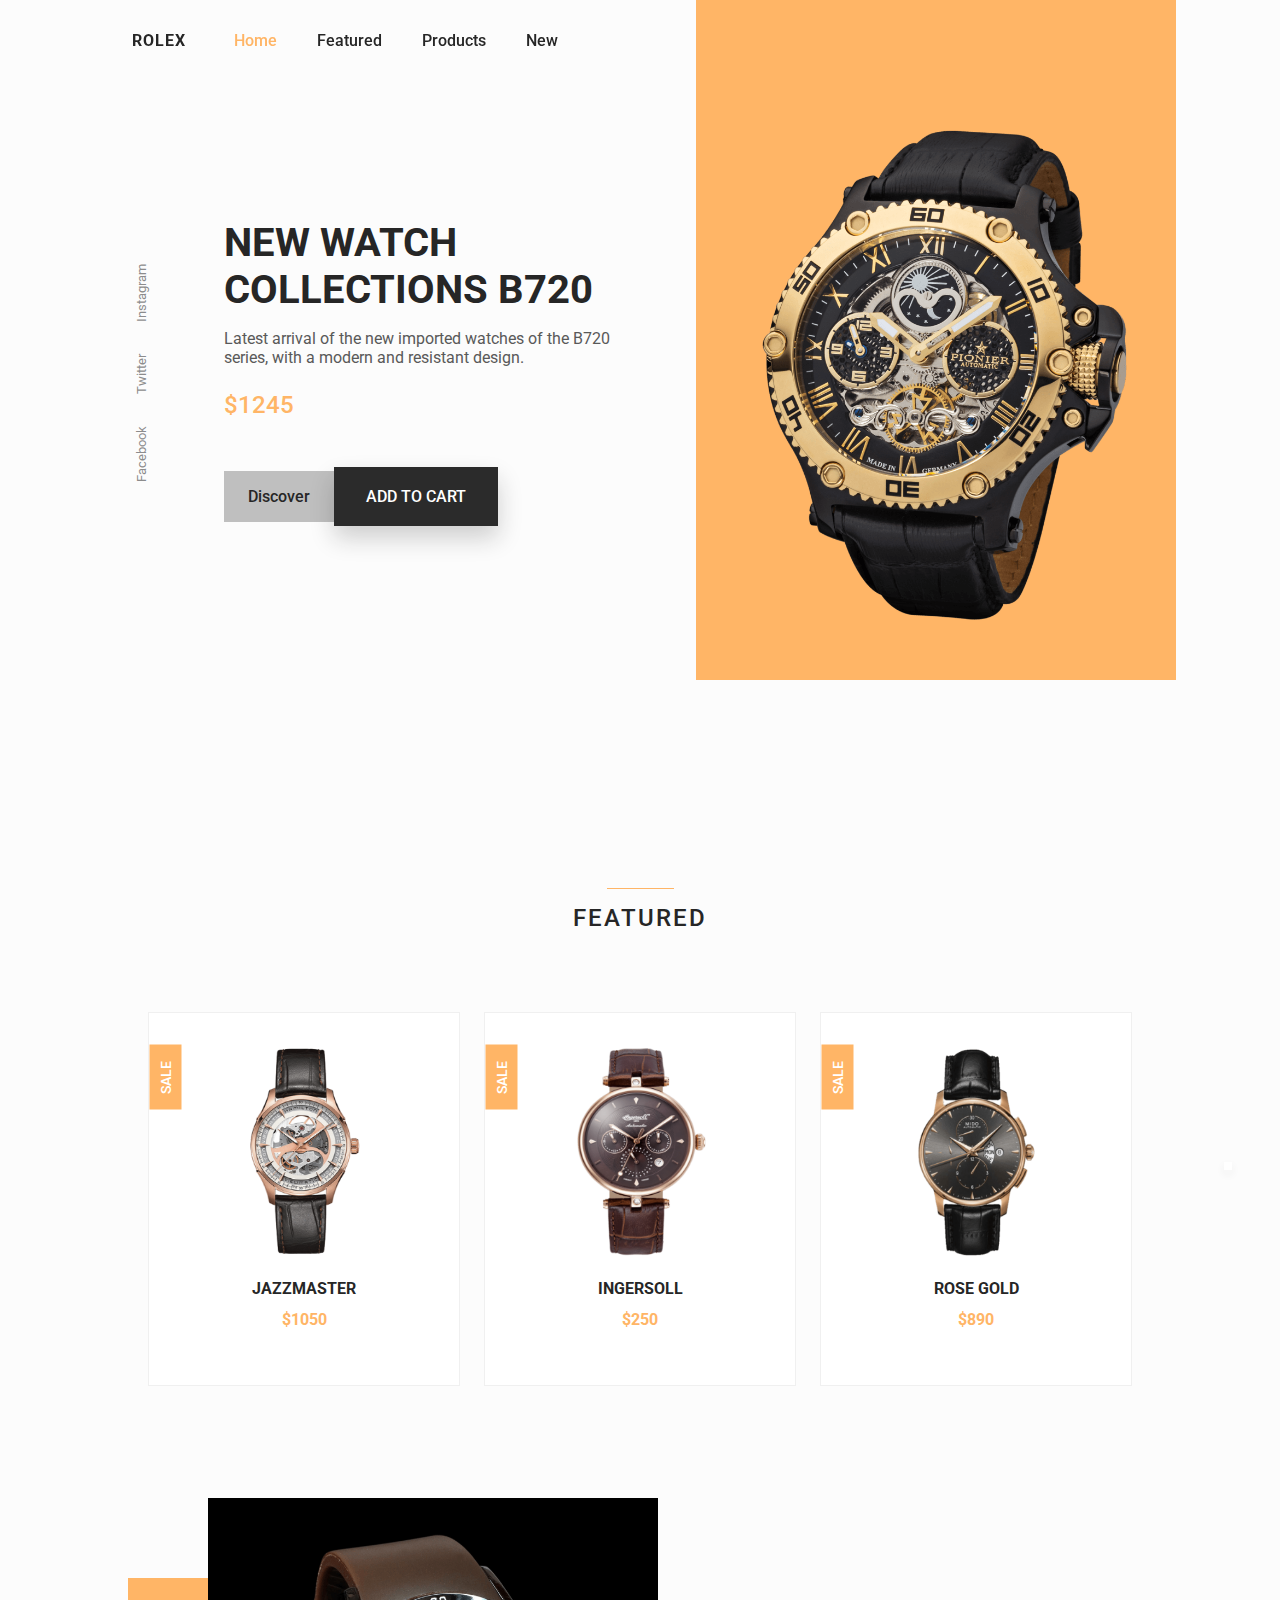
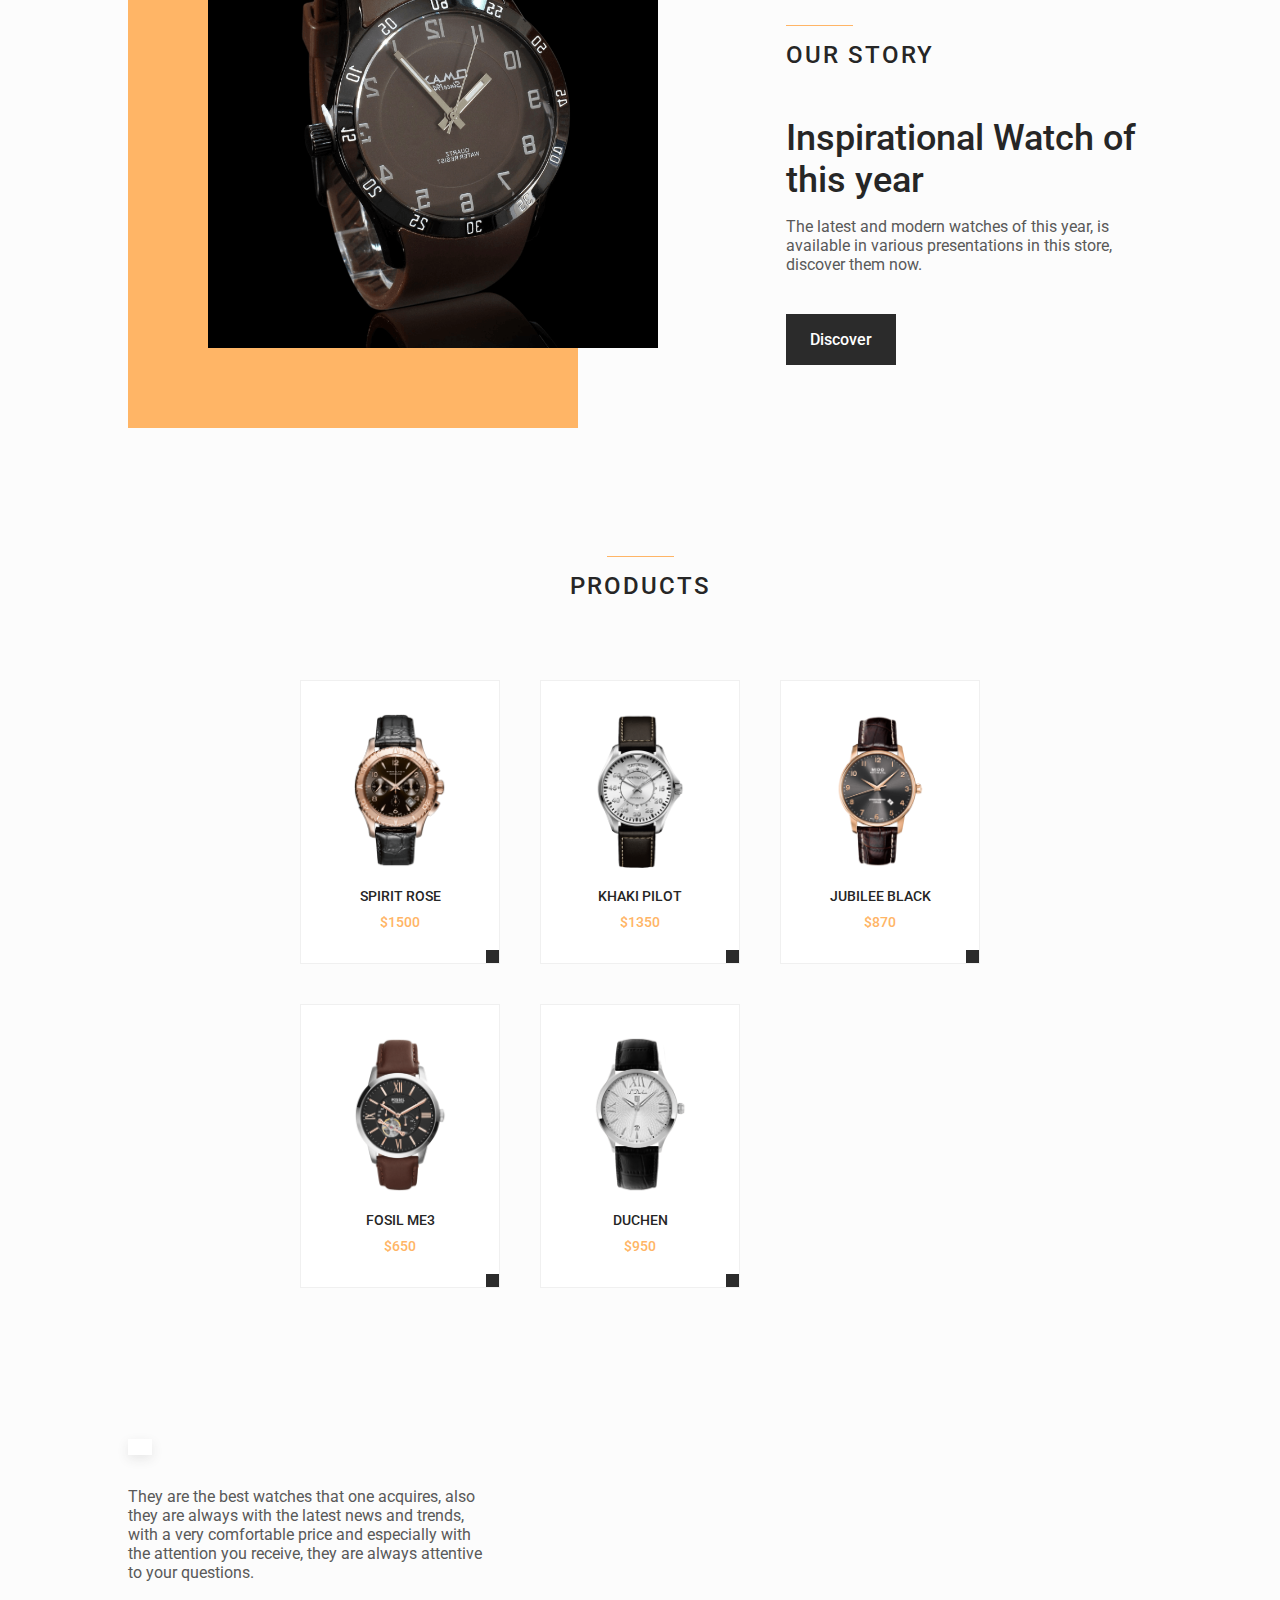
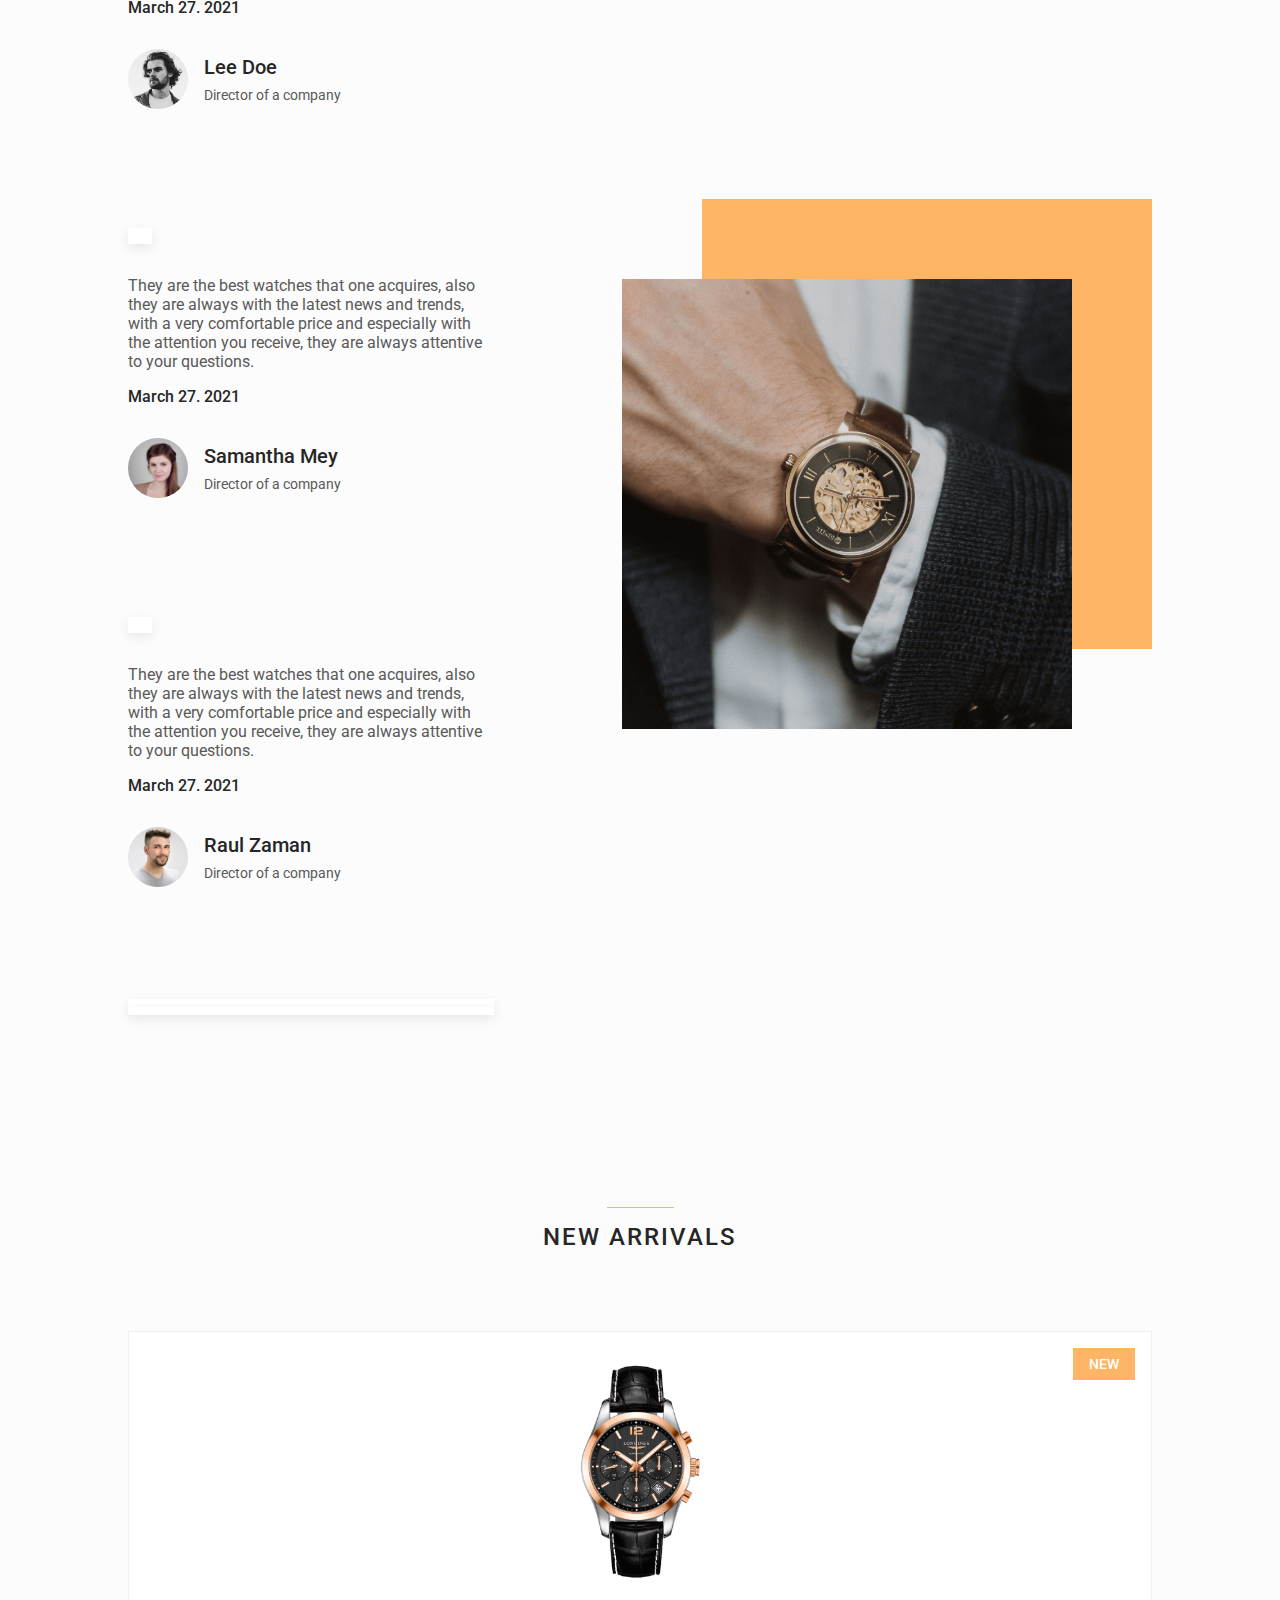
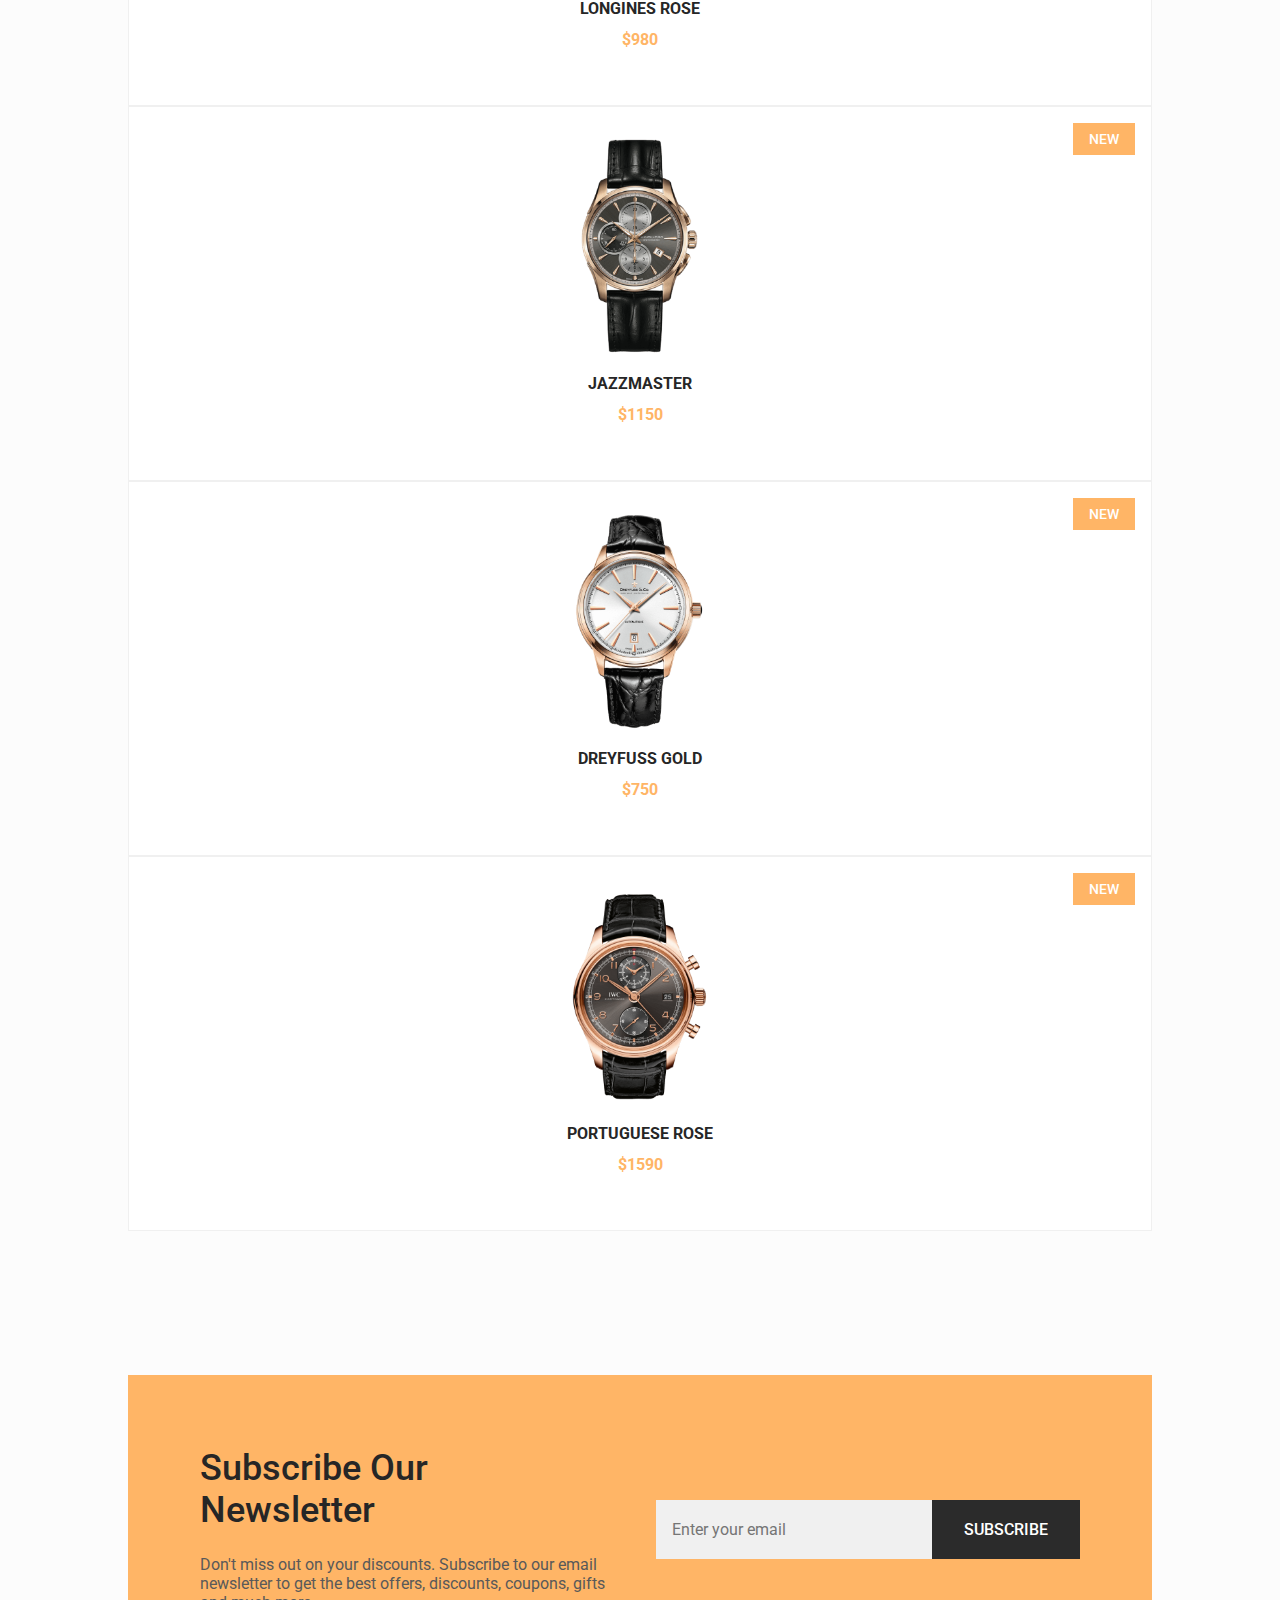
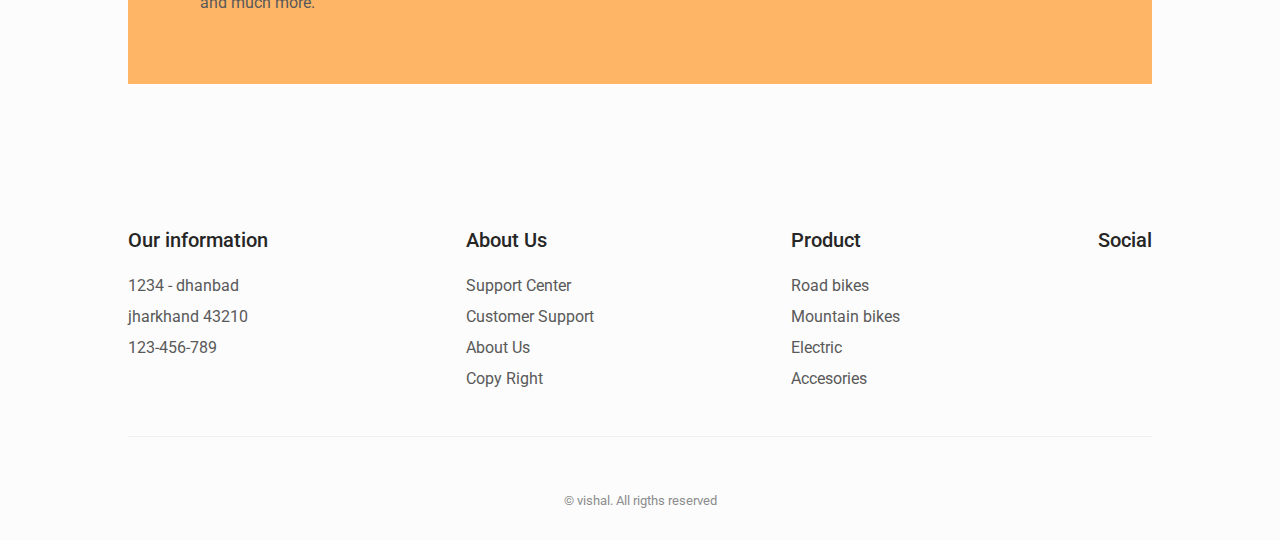
<file: Product-landing-page/index.html>
<!DOCTYPE html>
<html lang="en">
<head>
    <meta charset="UTF-8">
    <meta name="viewport" content="width=device-width, initial-scale=1.0">

    <!--=============== FAVICON ===============-->
    <link rel="shortcut icon" href="./image/favicon.png" type="image/x-icon">

    <!--=============== CSS ===============-->
    <link rel="stylesheet" href="style.css">

    <title>watches website </title>
</head>
<body>
    <!--==================== HEADER ====================-->
    <header class="header" id="header">
        <nav class="nav container">
            <a href="#" class="nav__logo">
                <i class='bx bxs-watch nav__logo-icon'></i> Rolex
            </a>

            <div class="nav__menu" id="nav-menu">
                <ul class="nav__list">
                    <li class="nav__item">
                        <a href="#home" class="nav__link active-link">Home</a>
                    </li>
                    <li class="nav__item">
                        <a href="#featured" class="nav__link">Featured</a>
                    </li>
                    <li class="nav__item">
                        <a href="#products" class="nav__link">Products</a>
                    </li>
                    <li class="nav__item">
                        <a href="#new" class="nav__link">New</a>
                    </li>
                </ul>

                <div class="nav__close" id="nav-close">
                    <i class='bx bx-x' ></i>
                </div>
            </div>

            <div class="nav__btns">
                <!-- Theme change button -->
                <i class='bx bx-moon change-theme' id="theme-button"></i>

                <div class="nav__shop" id="cart-shop">
                    <i class='bx bx-shopping-bag' ></i>
                </div>

                <div class="nav__toggle" id="nav-toggle">
                    <i class='bx bx-grid-alt' ></i>
                </div>
            </div>
        </nav>
    </header>

    <!--==================== CART ====================-->
    <div class="cart" id="cart">
        <i class='bx bx-x cart__close' id="cart-close"></i>

        <h2 class="cart__title-center">My Cart</h2>

        <div class="cart__container">
            <article class="cart__card">
                <div class="cart__box">
                    <img src="./image/featured1.png" alt="" class="cart__img">
                </div>

                <div class="cart__details">
                    <h3 class="cart__title">Jazzmaster</h3>
                    <span class="cart__price">$1050</span>

                    <div class="cart__amount">
                        <div class="cart__amount-content">
                            <span class="cart__amount-box">
                                <i class='bx bx-minus' ></i>
                            </span>

                            <span class="cart__amount-number">1</span>

                            <span class="cart__amount-box">
                                <i class='bx bx-plus' ></i>
                            </span>
                        </div>

                        <i class='bx bx-trash-alt cart__amount-trash' ></i>
                    </div>
                </div>
            </article>
            
            <article class="cart__card">
                <div class="cart__box">
                    <img src="./image/featured3.png" alt="" class="cart__img">
                </div>

                <div class="cart__details">
                    <h3 class="cart__title">Rose Gold</h3>
                    <span class="cart__price">$850</span>

                    <div class="cart__amount">
                        <div class="cart__amount-content">
                            <span class="cart__amount-box">
                                <i class='bx bx-minus' ></i>
                            </span>

                            <span class="cart__amount-number">1</span>

                            <span class="cart__amount-box">
                                <i class='bx bx-plus' ></i>
                            </span>
                        </div>

                        <i class='bx bx-trash-alt cart__amount-trash' ></i>
                    </div>
                </div>
            </article>

            <article class="cart__card">
                <div class="cart__box">
                    <img src="./image/new1.png" alt="" class="cart__img">
                </div>

                <div class="cart__details">
                    <h3 class="cart__title">Longines Rose</h3>
                    <span class="cart__price">$980</span>

                    <div class="cart__amount">
                        <div class="cart__amount-content">
                            <span class="cart__amount-box">
                                <i class='bx bx-minus' ></i>
                            </span>

                            <span class="cart__amount-number">1</span>

                            <span class="cart__amount-box">
                                <i class='bx bx-plus' ></i>
                            </span>
                        </div>

                        <i class='bx bx-trash-alt cart__amount-trash' ></i>
                    </div>
                </div>
            </article>
        </div>

        <div class="cart__prices">
            <span class="cart__prices-item">3 items</span>
            <span class="cart__prices-total">$2880</span>
        </div>
    </div>

    <!--==================== MAIN ====================-->
    <main class="main">
        <!--==================== HOME ====================-->
        <section class="home" id="home">
            <div class="home__container container grid">
                <div class="home__img-bg">
                    <img src="./image/home.png" alt="" class="home__img">
                </div>

                <div class="home__social">
                    <a href="https://www.facebook.com/" target="_blank" class="home__social-link">
                        Facebook
                    </a>
                    <a href="https://twitter.com/" target="_blank" class="home__social-link">
                        Twitter
                    </a>
                    <a href="https://www.instagram.com/" target="_blank" class="home__social-link">
                        Instagram
                    </a>
                </div>

                <div class="home__data">
                    <h1 class="home__title">NEW WATCH <br> COLLECTIONS B720</h1>
                    <p class="home__description">
                        Latest arrival of the new imported watches of the B720 series, 
                        with a modern and resistant design.
                    </p>
                    <span class="home__price">$1245</span>

                    <div class="home__btns">
                        <a href="#" class="button button--gray button--small">
                            Discover
                        </a>

                        <button class="button home__button">ADD TO CART</button>
                    </div>
                </div>
            </div>
        </section>

        <!--==================== FEATURED ====================-->
        <section class="featured section container" id="featured">
            <h2 class="section__title">
                Featured
            </h2>

            <div class="featured__container grid">
                <article class="featured__card">
                    <span class="featured__tag">Sale</span>

                    <img src="./image/featured1.png" alt="" class="featured__img">

                    <div class="featured__data">
                        <h3 class="featured__title">Jazzmaster</h3>
                        <span class="featured__price">$1050</span>
                    </div>

                    <button class="button featured__button">ADD TO CART</button>
                </article>

                <article class="featured__card">
                    <span class="featured__tag">Sale</span>

                    <img src="./image/featured2.png" alt="" class="featured__img">

                    <div class="featured__data">
                        <h3 class="featured__title">Ingersoll</h3>
                        <span class="featured__price">$250</span>
                    </div>

                    <button class="button featured__button">ADD TO CART</button>
                </article>

                <article class="featured__card">
                    <span class="featured__tag">Sale</span>

                    <img src="./image/featured3.png" alt="" class="featured__img">

                    <div class="featured__data">
                        <h3 class="featured__title">Rose gold</h3>
                        <span class="featured__price">$890</span>
                    </div>

                    <button class="button featured__button">ADD TO CART</button>
                </article>
            </div>
        </section>

        <!--==================== STORY ====================-->
        <section class="story section container">
            <div class="story__container grid">
                <div class="story__data">
                    <h2 class="section__title story__section-title">
                        Our Story
                    </h2>

                    <h1 class="story__title">
                        Inspirational Watch of <br> this year
                    </h1>

                    <p class="story__description">
                        The latest and modern watches of this year, is available in various 
                        presentations in this store, discover them now.
                    </p>

                    <a href="#" class="button button--small">Discover</a>
                </div>

                <div class="story__images">
                    <img src="./image/story.png" alt="" class="story__img">
                    <div class="story__square"></div>
                </div>
            </div>
        </section>

        <!--==================== PRODUCTS ====================-->
        <section class="products section container" id="products">
            <h2 class="section__title">
                Products
            </h2>

            <div class="products__container grid">
                <article class="products__card">
                    <img src="./image/product1.png" alt="" class="products__img">

                    <h3 class="products__title">Spirit rose</h3>
                    <span class="products__price">$1500</span>

                    <button class="products__button">
                        <i class='bx bx-shopping-bag'></i>
                    </button>
                </article>

                <article class="products__card">
                    <img src="./image/product2.png" alt="" class="products__img">

                    <h3 class="products__title">Khaki pilot</h3>
                    <span class="products__price">$1350</span>

                    <button class="products__button">
                        <i class='bx bx-shopping-bag'></i>
                    </button>
                </article>

                <article class="products__card">
                    <img src="./image/product3.png" alt="" class="products__img">

                    <h3 class="products__title">Jubilee black</h3>
                    <span class="products__price">$870</span>

                    <button class="products__button">
                        <i class='bx bx-shopping-bag'></i>
                    </button>
                </article>

                <article class="products__card">
                    <img src="./image/product4.png" alt="" class="products__img">

                    <h3 class="products__title">Fosil me3</h3>
                    <span class="products__price">$650</span>

                    <button class="products__button">
                        <i class='bx bx-shopping-bag'></i>
                    </button>
                </article>

                <article class="products__card">
                    <img src="./image/product5.png" alt="" class="products__img">

                    <h3 class="products__title">Duchen</h3>
                    <span class="products__price">$950</span>

                    <button class="products__button">
                        <i class='bx bx-shopping-bag'></i>
                    </button>
                </article>
            </div>
        </section>

        <!--==================== TESTIMONIAL ====================-->
        <section class="testimonial section container">
            <div class="testimonial__container grid">
                <div class="swiper testimonial-swiper">
                    <div class="swiper-wrapper">
                        <div class="testimonial__card swiper-slide">
                            <div class="testimonial__quote">
                                <i class='bx bxs-quote-alt-left' ></i>
                            </div>
                            <p class="testimonial__description">
                                They are the best watches that one acquires, also they are always with the latest 
                                news and trends, with a very comfortable price and especially with the attention 
                                you receive, they are always attentive to your questions.
                            </p>
                            <h3 class="testimonial__date">March 27. 2021</h3>
    
                            <div class="testimonial__perfil">
                                <img src="./image/testimonial1.jpg" alt="" class="testimonial__perfil-img">
    
                                <div class="testimonial__perfil-data">
                                    <span class="testimonial__perfil-name">Lee Doe</span>
                                    <span class="testimonial__perfil-detail">Director of a company</span>
                                </div>
                            </div>
                        </div>

                        <div class="testimonial__card swiper-slide">
                            <div class="testimonial__quote">
                                <i class='bx bxs-quote-alt-left' ></i>
                            </div>
                            <p class="testimonial__description">
                                They are the best watches that one acquires, also they are always with the latest 
                                news and trends, with a very comfortable price and especially with the attention 
                                you receive, they are always attentive to your questions.
                            </p>
                            <h3 class="testimonial__date">March 27. 2021</h3>
    
                            <div class="testimonial__perfil">
                                <img src="./image/testimonial2.jpg" alt="" class="testimonial__perfil-img">
    
                                <div class="testimonial__perfil-data">
                                    <span class="testimonial__perfil-name">Samantha Mey</span>
                                    <span class="testimonial__perfil-detail">Director of a company</span>
                                </div>
                            </div>
                        </div>

                        <div class="testimonial__card swiper-slide">
                            <div class="testimonial__quote">
                                <i class='bx bxs-quote-alt-left' ></i>
                            </div>
                            <p class="testimonial__description">
                                They are the best watches that one acquires, also they are always with the latest 
                                news and trends, with a very comfortable price and especially with the attention 
                                you receive, they are always attentive to your questions.
                            </p>
                            <h3 class="testimonial__date">March 27. 2021</h3>
    
                            <div class="testimonial__perfil">
                                <img src="./image/testimonial3.jpg" alt="" class="testimonial__perfil-img">
    
                                <div class="testimonial__perfil-data">
                                    <span class="testimonial__perfil-name">Raul Zaman</span>
                                    <span class="testimonial__perfil-detail">Director of a company</span>
                                </div>
                            </div>
                        </div>
                    </div>
                    
                    <div class="swiper-button-next">
                        <i class='bx bx-right-arrow-alt' ></i>
                    </div>
                    <div class="swiper-button-prev">
                        <i class='bx bx-left-arrow-alt' ></i>
                    </div>
                </div>

                <div class="testimonial__images">
                    <div class="testimonial__square"></div>
                    <img src="./image/testimonial.png" alt="" class="testimonial__img">
                </div>
            </div>
        </section>

        <!--==================== NEW ====================-->
        <section class="new section container" id="new">
            <h2 class="section__title">
                New Arrivals
            </h2>
            
            <div class="new__container">
                <div class="swiper new-swiper">
                    <div class="swiper-wrapper">
                        <article class="new__card swiper-slide">
                            <span class="new__tag">New</span>
    
                            <img src="./image/new1.png" alt="" class="new__img">
    
                            <div class="new__data">
                                <h3 class="new__title">Longines rose</h3>
                                <span class="new__price">$980</span>
                            </div>
    
                            <button class="button new__button">ADD TO CART</button>
                        </article>

                        <article class="new__card swiper-slide">
                            <span class="new__tag">New</span>
    
                            <img src="./image/new2.png" alt="" class="new__img">
    
                            <div class="new__data">
                                <h3 class="new__title">Jazzmaster</h3>
                                <span class="new__price">$1150</span>
                            </div>
    
                            <button class="button new__button">ADD TO CART</button>
                        </article>

                        <article class="new__card swiper-slide">
                            <span class="new__tag">New</span>
    
                            <img src="./image/new3.png" alt="" class="new__img">
    
                            <div class="new__data">
                                <h3 class="new__title">Dreyfuss gold</h3>
                                <span class="new__price">$750</span>
                            </div>
    
                            <button class="button new__button">ADD TO CART</button>
                        </article>

                        <article class="new__card swiper-slide">
                            <span class="new__tag">New</span>
    
                            <img src="./image/new4.png" alt="" class="new__img">
    
                            <div class="new__data">
                                <h3 class="new__title">Portuguese rose</h3>
                                <span class="new__price">$1590</span>
                            </div>
    
                            <button class="button new__button">ADD TO CART</button>
                        </article>                       
                    </div>
                </div>
            </div>
        </section>

        <!--==================== NEWSLETTER ====================-->
        <section class="newsletter section container">
            <div class="newsletter__bg grid">
                <div>
                    <h2 class="newsletter__title">Subscribe Our <br> Newsletter</h2>
                    <p class="newsletter__description">
                        Don't miss out on your discounts. Subscribe to our email 
                        newsletter to get the best offers, discounts, coupons, 
                        gifts and much more.
                    </p>
                </div>

                <form action="" class="newsletter__subscribe">
                    <input type="email" placeholder="Enter your email" class="newsletter__input">
                    <button class="button">
                        SUBSCRIBE
                    </button>
                </form>
            </div>
        </section>
    </main>

    <!--==================== FOOTER ====================-->
    <footer class="footer section">
        <div class="footer__container container grid">
            <div class="footer__content">
                <h3 class="footer__title">Our information</h3>

                <ul class="footer__list">
                    <li>1234 - dhanbad</li>
                    <li>jharkhand 43210</li>
                    <li>123-456-789</li>
                </ul>
            </div>
            <div class="footer__content">
                <h3 class="footer__title">About Us</h3>

                <ul class="footer__links">
                    <li>
                        <a href="#" class="footer__link">Support Center</a>
                    </li>
                    <li>
                        <a href="#" class="footer__link">Customer Support</a>
                    </li>
                    <li>
                        <a href="#" class="footer__link">About Us</a>
                    </li>
                    <li>
                        <a href="#" class="footer__link">Copy Right</a>
                    </li>
                </ul>
            </div>

            <div class="footer__content">
                <h3 class="footer__title">Product</h3>

                <ul class="footer__links">
                    <li>
                        <a href="#" class="footer__link">Road bikes</a>
                    </li>
                    <li>
                        <a href="#" class="footer__link">Mountain bikes</a>
                    </li>
                    <li>
                        <a href="#" class="footer__link">Electric</a>
                    </li>
                    <li>
                        <a href="#" class="footer__link">Accesories</a>
                    </li>
                </ul>
            </div>

            <div class="footer__content">
                <h3 class="footer__title">Social</h3>

                <ul class="footer__social">
                    <a href="https://www.facebook.com/" target="_blank" class="footer__social-link">
                        <i class='bx bxl-facebook'></i>
                    </a>

                    <a href="https://twitter.com/" target="_blank" class="footer__social-link">
                        <i class='bx bxl-twitter' ></i>
                    </a>

                    <a href="https://www.instagram.com/" target="_blank" class="footer__social-link">
                        <i class='bx bxl-instagram' ></i>
                    </a>
                </ul>
            </div>
        </div>

        <span class="footer__copy">&#169; vishal. All rigths reserved</span>
    </footer>

    <!--=============== SCROLL UP ===============-->
    <a href="#" class="scrollup" id="scroll-up"> 
        <i class='bx bx-up-arrow-alt scrollup__icon' ></i>
    </a>

   
</body>
</html>
</file>
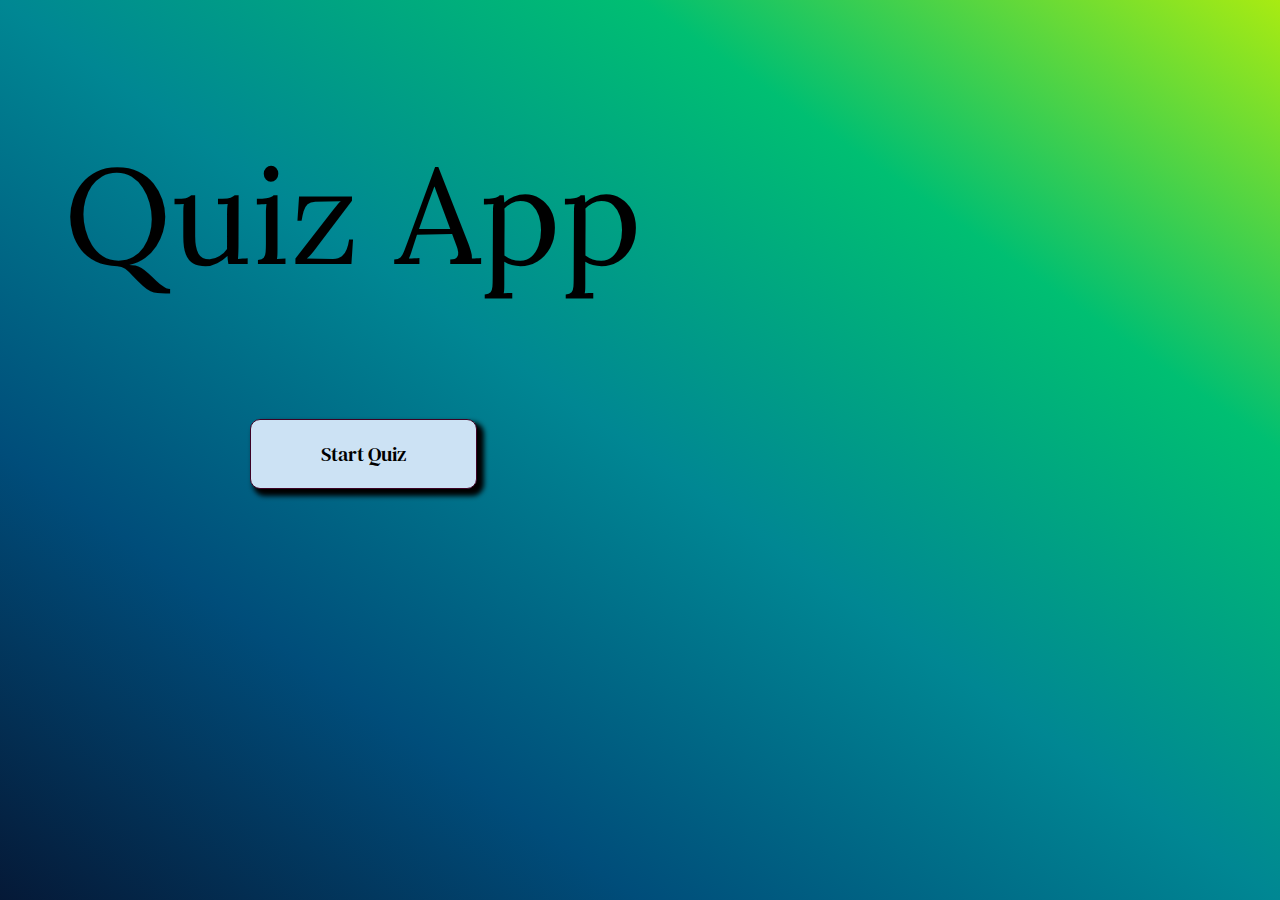
<file: Quiz-app/index.html>
<!DOCTYPE html>
<html lang="en">
<head>
    <meta charset="UTF-8">
    <meta name="viewport" content="width=device-width, initial-scale=1.0">
    <title>Quiz App</title>
    <link rel="stylesheet" href="./style.css">
    <link rel="preconnect" href="https://fonts.googleapis.com">
<link rel="preconnect" href="https://fonts.gstatic.com" crossorigin>
<link href="https://fonts.googleapis.com/css2?family=Lora:ital,wght@1,500&display=swap" rel="stylesheet">
<link rel="preconnect" href="https://fonts.googleapis.com">
<link rel="preconnect" href="https://fonts.gstatic.com" crossorigin>
<link href="https://fonts.googleapis.com/css2?family=Abhaya+Libre&display=swap" rel="stylesheet">
<link rel="preconnect" href="https://fonts.googleapis.com">
<link rel="preconnect" href="https://fonts.gstatic.com" crossorigin>
<link href="https://fonts.googleapis.com/css2?family=Abhaya+Libre:wght@600&display=swap" rel="stylesheet">
<link rel="preconnect" href="https://fonts.googleapis.com">
<link rel="preconnect" href="https://fonts.gstatic.com" crossorigin>
<link href="https://fonts.googleapis.com/css2?family=DM+Serif+Text:ital@1&display=swap" rel="stylesheet">
</head>
<body>
    <div class="mainpage" id="mnpg">
        <div class="fpbox1" id="box">
            <p id="box1">Quiz App</p>
            <br>
            <button id="quiz" onclick='start()'>Start Quiz</button>
        </div>
        <div class="fpbox2" id="box2">
             <div class="ques" id="questionid">
                <p id="quesid">Question</p>
             </div>
             <div class="ans" id="last">
                <button id="opt1" class="opt" onclick="op1()">Answer 1</button>
                <button id="opt2" class="opt" onclick="op2()">Answer 2</button>
                <button id="opt3" class="opt" onclick="op3()">Answer 3</button>
                <button id="opt4" class="opt" onclick="op4()">Answer 4</button>
             </div>
             <p id="scorevalue"> </p>
             <button id="Submit" onclick="submit(update())">Confirm</button>
        </div>
    </div>
    <script src="./script.js">

    </script>
</body>
</html>
</file>
<file: Product-landing-page/style.css>
/*=============== GOOGLE FONTS ===============*/
@import url("https://fonts.googleapis.com/css2?family=Roboto:wght@400;500;700&display=swap");

/*=============== VARIABLES CSS ===============*/
:root {
  --header-height: 3.5rem;

  /*========== Colors ==========*/
  --first-color: hsl(31, 100%, 70%);
  --button-color: hsl(0, 0%, 17%);
  --button-color-alt: hsl(0, 0%, 21%);
  --title-color: hsl(0, 0%, 15%);
  --text-color: hsl(0, 0%, 35%);
  --text-color-light: hsl(0, 0%, 55%);
  --body-color: hsl(0, 0%, 99%);
  --container-color: #fff;
  --border-color: hsl(0, 0%, 94%);

  /*========== Font and typography ==========*/
  --body-font: 'Roboto', sans-serif;
  --biggest-font-size: 2rem;
  --h1-font-size: 1.5rem;
  --h2-font-size: 1.25rem;
  --h3-font-size: 1rem;
  --normal-font-size: .938rem;
  --small-font-size: .813rem;
  --smaller-font-size: .75rem;

  /*========== Font weight ==========*/
  --font-medium: 500;
  --font-bold: 700;

  /*========== Margenes Bottom ==========*/
  --mb-0-5: .5rem;
  --mb-0-75: .75rem;
  --mb-1: 1rem;
  --mb-1-5: 1.5rem;
  --mb-2: 2rem;
  --mb-2-5: 2.5rem;
  --mb-3: 3rem;

  /*========== z index ==========*/
  --z-tooltip: 10;
  --z-fixed: 100;
}

@media screen and (min-width: 968px) {
  :root {
    --biggest-font-size: 2.5rem;
    --h1-font-size: 2.25rem;
    --h2-font-size: 1.5rem;
    --h3-font-size: 1.25rem;
    --normal-font-size: 1rem;
    --small-font-size: .875rem;
    --smaller-font-size: .813rem;
  }
}

/*=============== BASE ===============*/
* {
  box-sizing: border-box;
  padding: 0;
  margin: 0;
}

html {
  scroll-behavior: smooth;
}

body,
button,
input {
  font-family: var(--body-font);
  font-size: var(--normal-font-size);
}

body {
  margin: 0;
  background-color: var(--body-color);
  color: var(--text-color);
  /*For animation dark mode*/
  transition: .4s;
}

h1, h2, h3, h4 {
  color: var(--title-color);
  font-weight: var(--font-medium);
}

ul {
  list-style: none;
}

a {
  text-decoration: none;
}

img {
  max-width: 100%;
  height: auto;
}

button {
  cursor: pointer;
  border: none;
  outline: none;
}

/*=============== THEME ===============*/
/*========== Variables Dark theme ==========*/
body.dark-theme {
  --first-color: hsl(31, 76%, 74%);
  --button-color: hsl(0, 0%, 24%);
  --button-color-alt: hsl(0, 0%, 28%);
  --title-color: hsl(0, 0%, 95%);
  --text-color: hsl(0, 0%, 75%);
  --body-color: hsl(0, 0%, 12%);
  --container-color: hsl(0, 0%, 16%);
  --border-color: hsl(0, 0%, 20%);
}

/*========== Button Dark/Light ==========*/
.change-theme {
  color: var(--title-color);
  font-size: 1.25rem;
  cursor: pointer;
}

/*========== 
    Color changes in some parts of 
    the website, in dark theme 
==========*/
.dark-theme .change-theme,
.dark-theme .nav__toggle,
.dark-theme .nav__shop,
.dark-theme .button--gray {
  color: hsl(0, 0%, 15%);
}

.dark-theme .scroll-header {
  box-shadow: 0 1px 4px hsla(0, 0%, 4%, .3);
}

.scroll-header .change-theme,
.scroll-header .nav__toggle,
.scroll-header .nav__shop {
  color: var(--title-color);
}

.dark-theme::-webkit-scrollbar {
  background: hsl(0, 0%, 30%);
}

/*=============== REUSABLE CSS CLASSES ===============*/
.container {
  max-width: 1024px;
  margin-left: var(--mb-1-5);
  margin-right: var(--mb-1-5);
}

.grid {
  display: grid;
}

.main {
  overflow: hidden;
}

.section {
  padding: 6.5rem 0 1rem;
}

.section__title {
  position: relative;
  font-size: var(--h3-font-size);
  margin-bottom: var(--mb-3);
  text-transform: uppercase;
  letter-spacing: 2px;
  text-align: center;
}

.section__title::before {
  content: '';
  position: absolute;
  top: -1rem;
  left: 0;
  right: 0;
  margin: 0 auto;
  width: 67px;
  height: 1px;
  background-color: var(--first-color);
}

/*=============== HEADER & NAV ===============*/
.header {
  width: 100%;
  background: transparent;
  position: fixed;
  top: 0;
  left: 0;
  z-index: var(--z-fixed);
  /*For animation dark mode*/
  transition: .4s;
}

.nav {
  height: var(--header-height);
  display: flex;
  justify-content: space-between;
  align-items: center;
}

.nav__logo, 
.nav__toggle, 
.nav__shop, 
.nav__close {
  color: var(--title-color);
}

.nav__logo {
  text-transform: uppercase;
  font-weight: var(--font-bold);
  letter-spacing: 1px;
  display: inline-flex;
  align-items: center;
  column-gap: .25rem;
}

.nav__logo-icon {
  font-size: 1.25rem;
}

.nav__btns {
  display: flex;
  align-items: center;
  column-gap: 1rem;
}

.nav__toggle, 
.nav__shop {
  font-size: 1.25rem;
  cursor: pointer;
}

@media screen and (max-width: 767px) {
  .nav__menu {
    position: fixed;
    background-color: var(--body-color);
    top: 0;
    right: -100%;
    width: 100%;
    height: 100%;
    padding: 6rem 2rem 3.5rem;
    transition: .3s;
  }
}

.nav__list {
  display: flex;
  flex-direction: column;
  align-items: center;
  row-gap: 2rem;
}

.nav__link {
  color: var(--title-color);
  font-weight: var(--font-medium);
  text-transform: uppercase;
  font-size: var(--h2-font-size);
  transition: .3s;
}

.nav__link:hover {
  color: var(--first-color);
}

.nav__close {
  font-size: 2rem;
  position: absolute;
  top: .9rem;
  right: 1.25rem;
  cursor: pointer;
}

/* Show menu */
.show-menu {
  right: 0;
}

/* Change background header */
.scroll-header {
  background-color: var(--body-color);
  box-shadow: 0 1px 4px hsla(0, 4%, 15%, .10);
}

/* Active link */
.active-link {
  color: var(--first-color);
}

/*=============== HOME ===============*/
.home__container {
  position: relative;
  row-gap: 2.5rem;
}

.home__img {
  width: 240px;
}

.home__img-bg {
  background-color: var(--first-color);
  width: 258px;
  height: 430px;
  padding-bottom: 2rem;
  display: flex;
  justify-content: center;
  align-items: flex-end;
  justify-self: flex-end;
  transform: translateX(1.5rem);
}

.home__social {
  position: absolute;
  top: 35%;
  left: -5rem;
  transform: rotate(-90deg);
  display: flex;
  column-gap: 1rem;
}

.home__social-link {
  font-size: var(--smaller-font-size);
  color: var(--text-color-light);
  transition: .3s;
}

.home__social-link:hover {
  color: var(--title-color);
}

.home__title {
  font-size: var(--biggest-font-size);
  font-weight: var(--font-bold);
  margin-bottom: var(--mb-1);
}

.home__description {
  margin-bottom: var(--mb-1-5);
}

.home__price {
  display: inline-block;
  font-size: var(--h2-font-size);
  font-weight: var(--font-medium);
  color: var(--first-color);
  margin-bottom: var(--mb-3);
}

.home__btns {
  display: flex;
  align-items: center;
}

.home__button {
  box-shadow: 0 12px 24px hsla(0, 0%, 10%, .2);
}

/*=============== BUTTONS ===============*/
.button {
  display: inline-block;
  background-color: var(--button-color);
  color: #FFF;
  padding: 1.25rem 2rem;
  font-weight: var(--font-medium);
  transition: .3s;
}

.button:hover {
  background-color: var(--button-color-alt);
}

.button--gray {
  background-color: hsl(0, 0%, 75%);
  color: var(--title-color);
}

.button--gray:hover {
  background-color: hsl(0, 0%, 63%);
}

.button--small {
  padding: 1rem 1.5rem;
}

/*=============== FEATURED ===============*/
.featured__container {
  row-gap: 2.5rem;
}

.featured__card {
  position: relative;
  text-align: center;
  background-color: var(--container-color);
  padding-top: 2rem;
  border: 1px solid var(--border-color);
  overflow-y: hidden;
  transition: .3s;
}

.featured__tag {
  background-color: var(--first-color);
  padding: .5rem 1rem;
  color: #fff;
  text-transform: uppercase;
  font-size: var(--small-font-size);
  font-weight: var(--font-medium);
  position: absolute;
  transform: rotate(-90deg);
  left: -1rem;
  top: 3rem;
}

.featured__img {
  height: 214px;
  margin-bottom: var(--mb-1);
}

.featured__title, 
.featured__price {
  font-size: var(--h3-font-size);
  font-weight: var(--font-bold);
}

.featured__title {
  text-transform: uppercase;
  margin-bottom: var(--mb-0-75);
}

.featured__price {
  display: block;
  color: var(--first-color);
  transition: .3s;
}

.featured__button {
  font-size: var(--small-font-size);
  transform: translateY(1rem);
  opacity: 0;
}

.featured__card:hover {
  box-shadow: 0 12px 32px hsla(0, 0%, 20%, .1);
  padding: 2rem 0 3rem 0;
}

.featured__card:hover .featured__button {
  transform: translateY(0);
  opacity: 1;
}

.featured__card:hover .featured__price {
  margin-bottom: var(--mb-1-5);
}

/*=============== STORY ===============*/
.story__container {
  row-gap: 7.5rem;
}

.story__title {
  font-size: var(--h1-font-size);
  margin-bottom: var(--mb-1);
}

.story__description {
  margin-bottom: var(--mb-2-5);
}

.story__images {
  position: relative;
}

.story__img, 
.story__square {
  width: 250px;
}

.story__square {
  height: 250px;
  background-color: var(--first-color);
}

.story__img {
  position: absolute;
  left: 3rem;
  top: -3rem;
}

/*=============== PRODUCTS ===============*/
.products__container {
  grid-template-columns: repeat(2, 1fr);
  gap: 2rem;
}

.products__card {
  position: relative;
  background-color: var(--container-color);
  padding: 1.25rem 0;
  border: 1px solid var(--border-color);
  text-align: center;
  transition: .3s;
}

.products__img {
  height: 125px;
  margin-bottom: var(--mb-1);
}

.products__title, 
.products__price {
  font-size: var(--small-font-size);
  font-weight: var(--font-medium);
}

.products__title {
  text-transform: uppercase;
  margin-bottom: var(--mb-0-5);
}

.products__price {
  color: var(--first-color);
}

.products__button {
  background-color: var(--button-color);
  padding: .4rem;
  color: #fff;
  font-size: 1rem;
  position: absolute;
  right: 0;
  bottom: 0;
  transition: .3s;
}

.products__button:hover {
  background-color: var(--button-color-alt);
}

.products__card:hover {
  box-shadow: 0 8px 32px hsla(0, 0%, 10%, .1);
}

/*=============== TESTIMONIAL ===============*/
.testimonial__container {
  row-gap: 4rem;
}

.testimonial__quote {
  display: inline-flex;
  background-color: var(--container-color);
  padding: .5rem .75rem;
  font-size: 1.5rem;
  color: var(--first-color);
  box-shadow: 0 4px 12px hsla(0, 0%, 20%, .1);
  margin-bottom: var(--mb-2);
}

.testimonial__description {
  margin-bottom: var(--mb-1);
}

.testimonial__date {
  font-size: var(--normal-font-size);
  margin-bottom: var(--mb-2);
}

.testimonial__perfil {
  display: flex;
  align-items: center;
  column-gap: 1rem;
  margin-bottom: 7rem;
}

.testimonial__perfil-img {
  width: 60px;
  height: 60px;
  border-radius: 3rem;
}

.testimonial__perfil-data {
  display: flex;
  flex-direction: column;
  row-gap: .5rem;
}

.testimonial__perfil-name {
  font-size: var(--h3-font-size);
  font-weight: var(--font-medium);
  color: var(--title-color);
}

.testimonial__perfil-detail {
  font-size: var(--small-font-size);
}

.testimonial__images {
  position: relative;
}

.testimonial__img, 
.testimonial__square {
  width: 250px;
}

.testimonial__square {
  height: 250px;
  background-color: var(--first-color);
  margin-left: auto;
}

.testimonial__img {
  position: absolute;
  right: 2rem;
  top: 3rem;
}

.testimonial-swiper {
  margin-left: initial;
  margin-right: initial;
}

.swiper-button-prev:after,
.swiper-button-next:after {
  content: '';
}

/* Swiper class */
.swiper-button-next,
.swiper-button-prev {
  top: initial;
  bottom: 5%;
  width: initial;
  height: initial;
  background-color: var(--container-color);
  box-shadow: 0 4px 12px hsla(0, 0%, 20%, .1);
  padding: .25rem;
  font-size: 1.5rem;
  color: var(--first-color);
}

.swiper-button-next {
  right: initial;
  left: 4rem;
}

/*=============== NEW ===============*/
.new__card {
  position: relative;
  text-align: center;
  background-color: var(--container-color);
  padding-top: 2rem;
  border: 1px solid var(--border-color);
  overflow-y: hidden;
  transition: .3s;
}

.new__tag {
  background-color: var(--first-color);
  padding: .5rem 1rem;
  color: #fff;
  text-transform: uppercase;
  font-size: var(--small-font-size);
  font-weight: var(--font-medium);
  position: absolute;
  top: 1rem;
  right: 1rem;
  transition: .3s;
}

.new__img {
  height: 215px;
  margin-bottom: var(--mb-1);
}

.new__title, 
.new__price {
  font-size: var(--h3-font-size);
  font-weight: var(--font-bold);
}

.new__title {
  text-transform: uppercase;
  margin-bottom: var(--mb-0-75);
}

.new__price {
  display: block;
  color: var(--first-color);
  transition: .3s;
}

.new__button {
  font-size: var(--small-font-size);
  transform: translateY(1rem);
  opacity: 0;
}

.new__card:hover {
  background-color: var(--first-color);
  box-shadow: 0 12px 32px hsla(0, 0%, 20%, .1);
  padding: 2rem 0 3rem 0;
}

.new__card:hover .new__tag {
  background-color: var(--button-color);
}

.new__card:hover .new__button {
  transform: translateY(0);
  opacity: 1;
}

.new__card:hover .new__title {
  color: hsl(0, 0%, 15%);
}

.new__card:hover .new__price {
  color: hsl(0, 0%, 15%);
  margin-bottom: var(--mb-1-5);
}

/*=============== NEWSLETTER ===============*/
.newsletter__bg {
  background-color: var(--first-color);
  padding: 3rem 1.5rem;
  text-align: center;
  row-gap: 2.5rem;
}

.newsletter__title {
  font-size: var(--h1-font-size);
  color: hsl(0, 0%, 15%);
  margin-bottom: var(--mb-1-5);
}

.newsletter__description {
  color: hsl(0, 0%, 35%);
}

.newsletter__subscribe {
  display: flex;
  flex-direction: column;
  row-gap: .75rem;
}

.newsletter__input {
  border: none;
  outline: none;
  background-color: hsl(0, 0%, 94%);
  padding: 1.25rem 1rem;
  color: hsl(0, 0%, 15%);
}

/*=============== FOOTER ===============*/
.footer__container {
  row-gap: 2rem;
  border-bottom: 1px solid var(--border-color);
  padding-bottom: 3rem;
}

.footer__title {
  font-size: var(--h2-font-size);
  margin-bottom: var(--mb-1-5);
}

.footer__list, 
.footer__links {
  display: flex;
  flex-direction: column;
  row-gap: .75rem;
}

.footer__link {
  color: var(--text-color);
}

.footer__link:hover {
  color: var(--title-color);
}

.footer__social {
  display: flex;
  column-gap: 1rem;
}

.footer__social-link {
  font-size: 1.25rem;
  color: var(--text-color);
}

.footer__social-link:hover {
  color: var(--title-color);
}

.footer__copy {
  display: block;
  margin: 3.5rem 0 1rem 0;
  text-align: center;
  font-size: var(--smaller-font-size);
  color: var(--text-color-light);
}

/*=============== SCROLL UP ===============*/
.scrollup {
  position: fixed;
  right: 1rem;
  bottom: -30%;
  background-color: var(--container-color);
  box-shadow: 0 4px 12px hsla(0, 0%, 20%, .1);
  display: inline-flex;
  padding: .25rem;
  z-index: var(--z-tooltip);
  opacity: .8;
  transition: .4s;
}

.scrollup:hover {
  opacity: 1;
}

.scrollup__icon {
  font-size: 1.5rem;
  color: var(--first-color);
}

/* Show Scroll Up*/
.show-scroll {
  bottom: 3rem;
}

/*=============== SCROLL BAR ===============*/
::-webkit-scrollbar {
  width: .6rem;
  background: hsl(0, 0%, 74%);
}

::-webkit-scrollbar-thumb {
  background: hsl(0, 0%, 17%);
}

/*=============== CART ===============*/
.cart {
  position: fixed;
  background-color: var(--body-color);
  z-index: var(--z-fixed);
  width: 100%;
  height: 100%;
  top: 0;
  right: -100%;
  padding: 3.5rem 2rem;
  transition: .4s;
}

.cart__title-center {
  font-size: var(--h2-font-size);
  text-align: center;
  margin-bottom: var(--mb-3);
}

.cart__close {
  font-size: 2rem;
  color: var(--title-color);
  position: absolute;
  top: 1.25rem;
  right: .9rem;
  cursor: pointer;
}

.cart__container {
  display: grid;
  row-gap: 1.5rem;
}

.cart__card {
  display: flex;
  align-items: center;
  column-gap: 1rem;
}

.cart__box {
  background-color: var(--container-color);
  padding: .75rem 1.25rem;
  border: 1px solid var(--border-color);
}

.cart__img {
  width: 50px;
}

.cart__title {
  font-size: var(--normal-font-size);
  margin-bottom: .5rem;
}

.cart__price {
  display: block;
  font-size: var(--small-font-size);
  color: var(--first-color);
  margin-bottom: var(--mb-1-5);
}

.cart__amount,
.cart__amount-content{
  display: flex;
  align-items: center;
}

.cart__amount{
  column-gap: 3rem;
}

.cart__amount-content{
  column-gap: 1rem;
}

.cart__amount-box {
  display: inline-flex;
  padding: .25rem;
  background-color: var(--container-color);
  border: 1px solid var(--border-color);
  cursor: pointer;
}

.cart__amount-trash {
  font-size: 1.15rem;
  color: var(--first-color);
  cursor: pointer;
}

.cart__prices {
  margin-top: 6rem;
  display: flex;
  justify-content: space-between;
}

.cart__prices-item, 
.cart__prices-total {
  color: var(--title-color);
}

.cart__prices-item {
  font-size: var(--small-font-size);
}

.cart__prices-total {
  font-size: var(--h3-font-size);
  font-weight: var(--font-medium);
}

/* Show cart */
.show-cart {
  right: 0;
}

/*=============== BREAKPOINTS ===============*/
/* For small devices */
@media screen and (max-width: 320px) {
  .container {
    margin-left: var(--mb-1);
    margin-right: var(--mb-1);
  }
  .home__img-bg {
    width: 220px;
  }
  .home__title {
    font-size: var(--h1-font-size);
  }
  .home__button {
    font-size: var(--smaller-font-size);
  }

  .story__square,
  .story__img,
  .testimonial__square,
  .testimonial__img {
    width: 180px;
  }

  .story__square,
  .testimonial__square {
    height: 180px;
  }

  .products__container {
    grid-template-columns: repeat(1, 180px);
    justify-content: center;
  }
}

/* For medium devices */
@media screen and (min-width: 576px) {
  .home__img-bg {
    width: 340px;
  }

  .featured__container {
    grid-template-columns: repeat(2, 1fr);
    justify-content: center;
    align-items: flex-start;
    gap: 1.5rem;
  }

  .footer__container {
    grid-template-columns: repeat(2, 1fr);
  }
}

@media screen and (min-width: 767px) {
  .section {
    padding: 8rem 0 1rem;
  }

  .cart {
    width: 420px;
    box-shadow: -2px 0 4px hsla(0, 0%, 15%, .1);
  }

  .nav {
    height: calc(var(--header-height) + 1.5rem);
    justify-content: initial;
    column-gap: 3rem;
  }
  .nav__toggle, 
  .nav__close {
    display: none;
  }
  .nav__list {
    flex-direction: row;
    column-gap: 2.5rem;
  }
  .nav__link {
    text-transform: initial;
    font-size: var(--normal-font-size);
  }
  .nav__btns {
    margin-left: auto;
  }

  .home__container {
    padding-top: 6rem;
    grid-template-columns: 1fr max-content;
    align-items: center;
  }
  .home__img-bg {
    order: 1;
    transform: translate(1.5rem, -6rem);
  }
  .home__data {
    padding: 0 0 3rem 6rem;
  }
  .home__social {
    top: 47%;
    column-gap: 2rem;
  }

  .featured__title,
  .featured__price,
  .new__title,
  .new__price {
    font-size: var(--normal-font-size);
  }

  .story__container,
  .testimonial__container,
  .newsletter__bg {
    grid-template-columns: repeat(2, 1fr);
    align-items: center;
  }

  .story__section-title {
    text-align: initial;
  }
  .story__section-title::before {
    margin: initial;
  }
  .story__images {
    order: -1;
  }

  .products__container {
    grid-template-columns: repeat(3, 200px);
    justify-content: center;
    gap: 2.5rem;
  }
  .products__card {
    padding: 2rem 0;
  }
  .products__img {
    height: 155px;
  }

  .newsletter__bg {
    text-align: initial;
    column-gap: 2rem;
    padding: 4.5rem;
  }
  .newsletter__subscribe {
    flex-direction: row;
  }
  .newsletter__input {
    width: 100%;
  }

  .footer__container {
    grid-template-columns: repeat(4, max-content);
    justify-content: space-between;
  }
  .footer__title {
    font-size: var(--h3-font-size);
  }
}

@media screen and (min-width: 992px) {
  .section__title {
    font-size: var(--h2-font-size);
  }

  .home__container {
    column-gap: 2rem;
  }
  .home__img-bg {
    width: 480px;
    height: 680px;
  }
  .home__img {
    width: 420px;
  }
  .home__social {
    left: -6rem;
  }
  .home__data {
    padding: 0 0 8rem 6rem;
  }

  .featured__container {
    grid-template-columns: repeat(3, 312px);
    padding-top: 2rem;
  }
  
  .story__container,
  .testimonial__container {
    column-gap: 8rem;
  }

  .story__square,
  .story__img,
  .testimonial__square,
  .testimonial__img {
    width: 450px;
  }

  .story__square,
  .testimonial__square {
    height: 450px;
  }

  .products__container,
  .new__container {
    padding-top: 2rem;
  }

  .testimonial__container {
    padding-bottom: 4rem;
  }
}

/* For large devices */
@media screen and (min-width: 1024px) {
  .container {
    margin-left: auto;
    margin-right: auto;
  }
  
  .story__container,
  .testimonial__container {
    column-gap: 13rem;
  }

  .story__container {
    padding-top: 3rem;
  }
  .story__img {
    left: 5rem;
    top: -5rem;
  }

  .testimonial__img {
    right: 5rem;
    top: 5rem;
  }

  .scrollup {
    right: 3rem;
  }
}
</file>
<file: Quiz-app/style.css>
*{
    padding:0px;
    margin:0px;
    box-sizing: border-box;
}
.mainpage{
    min-width: 800px;
    background-image:  linear-gradient(to right top, #051937, #004d7a, #008793, #00bf72, #a8eb12);
    background-repeat: no-repeat;
    background-attachment: fixed;
    background-size: cover;
}
.fpbox1{
    height:100vh;
    width:100%;
    padding-top:10%;
    /* background-image: url('https://as1.ftcdn.net/v2/jpg/00/91/37/14/1000_F_91371472_x750xg47qqRnE7iVbDeb0JHRDB6H1mIp.jpg');
    background-repeat: no-repeat;
    background-attachment: fixed;
    background-size: cover; */
}
 #box1{
    font-size:135px;
    text-align: left;
    padding-left: 3%;
    margin-left:2%;
    font-family: 'Lora', serif;
}
  #quiz{
    float:left;
     margin-top:100px;
    margin-left:250px;
    padding-left:70px;
    padding-right:70px;
    padding-top: 20px;
    padding-bottom: 20px; 
    border:1px solid rgb(62, 2, 36);
    border-radius:10px;
    background-color: #cce2f4;
    font-size: 20px;
    box-shadow: 5px 5px 5px 2px rgb(0, 0, 0);
    font-family: 'DM Serif Text', serif;
}
#quiz:hover{
     background-color: blanchedalmond;
     cursor:pointer;
     font-weight: bold;
}
#quiz:focus{
    box-shadow: none;
}
.fpbox2 {
    height:100vh;
    width:100%;
   text-align: center;
    padding-bottom: 0px;
    display:none;
    font-family: 'Abhaya Libre', serif;
}
 .fpbox2 .ques{
    height:100px;
    width:100%;
    padding:20px;
    font-size:50px;
}
.fpbox2 .ans{
    width :100%;
    height:310px;
}
 .ans .opt{
    width:50%;
    height:50px;
    margin:10px;
    font-size :20px;
    border : 1px solid darkgreen;
    background-color: rgb(197 241 153 / 61%);
    box-shadow: 2px 2px 2px 2px rgb(0, 0, 0);
}
 .opt:hover{
    background-color: rgb(140, 206, 74);
    cursor:pointer;
}
.opt:focus{
    background-color: rgb(140, 206, 74);
    box-shadow:none;
}
.fpbox2 #scorevalue{
    text-align: right;
    display: inline-block;
    width:16%;
    font-size:20px;
}
 #Submit{
    display: inline-block;
    margin-left:385px;
    padding-left:50px;
    padding-right:50px;
    padding-top: 10px;
    padding-bottom: 10px;
    font-size:18px;
    border: 1px solid red;
    background-color: rgb(236 185 195);
    border-radius: 10px;
    display: none;
    box-shadow: 5px 5px 5px 2px rgb(0, 0, 0);
    font-family: 'DM Serif Text', serif;
}
#Submit:hover{
 background-color: antiquewhite;
 box-shadow: none;
 font-weight: bold;
}
</file>
